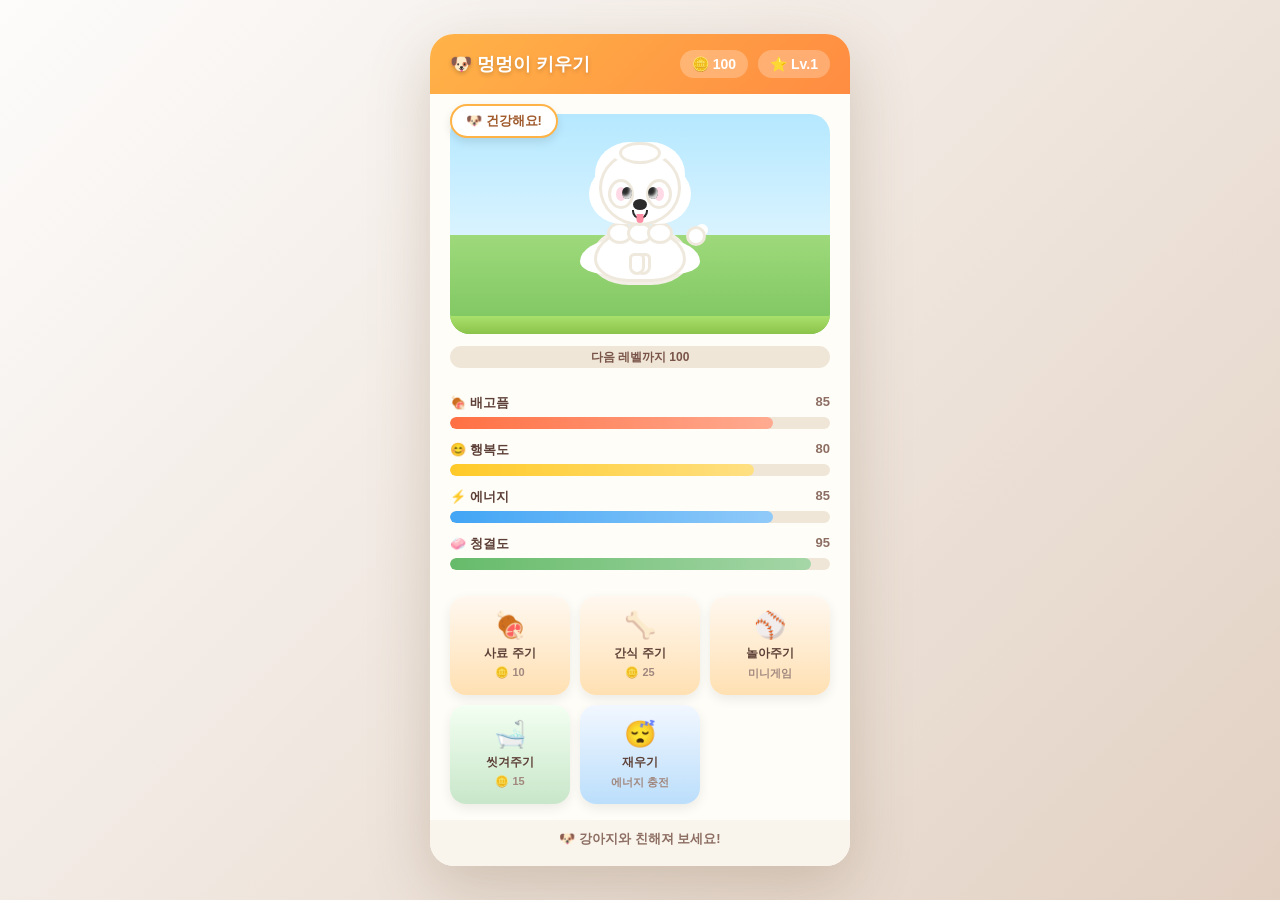
<file: index.html>
<!DOCTYPE html>
<html lang="ko">
<head>
  <meta charset="UTF-8">
  <meta name="viewport" content="width=device-width, initial-scale=1.0">
  <title>🐶 멍멍이 키우기</title>
  <link rel="stylesheet" href="style.css">
</head>
<body>
  <div class="game-container">

    <!-- 상단바 -->
    <header class="top-bar">
      <div class="logo">🐶 멍멍이 키우기</div>
      <div class="hud">
        <div class="hud-item" id="coin-display">🪙 100</div>
        <div class="hud-item" id="level-display">⭐ Lv.1</div>
      </div>
    </header>

    <!-- 강아지 표시 영역 -->
    <section class="dog-area">
      <div class="status-bubble" id="status-bubble">🐶</div>
      <div class="dog-stage">
        <div class="dog" id="dog">
          <div class="zzz" id="zzz">💤</div>
          <div class="bichon">
            <!-- 꼬리 -->
            <div class="tail"></div>
            <!-- 몸통 -->
            <div class="body">
              <span class="fluff f1"></span>
              <span class="fluff f2"></span>
              <span class="fluff f3"></span>
              <div class="legs">
                <div class="leg lf"></div>
                <div class="leg rf"></div>
              </div>
            </div>
            <!-- 머리 -->
            <div class="head">
              <div class="hair"></div>
              <div class="ear left"></div>
              <div class="ear right"></div>
              <div class="face">
                <div class="eye left"></div>
                <div class="eye right"></div>
                <div class="nose"></div>
                <div class="mouth"></div>
                <div class="tongue"></div>
              </div>
            </div>
            <!-- 목걸이 -->
            <div class="collar" id="collar"></div>
          </div>
        </div>
        <div class="thought" id="thought"></div>
        <div class="ground"></div>
        <div class="ball" id="ball"></div>
      </div>
      <div class="xp-bar-container">
        <div class="xp-bar" id="xp-bar"></div>
        <span class="xp-text" id="xp-text">다음 레벨까지 0</span>
      </div>
    </section>

    <!-- 스탯 패널 -->
    <section class="stats-panel">
      <div class="stat">
        <div class="stat-head">
          <span>🍖 배고픔</span>
          <span class="stat-val" id="hunger-val">100</span>
        </div>
        <div class="bar"><div class="bar-fill hunger" id="hunger-bar"></div></div>
      </div>
      <div class="stat">
        <div class="stat-head">
          <span>😊 행복도</span>
          <span class="stat-val" id="happiness-val">100</span>
        </div>
        <div class="bar"><div class="bar-fill happiness" id="happiness-bar"></div></div>
      </div>
      <div class="stat">
        <div class="stat-head">
          <span>⚡ 에너지</span>
          <span class="stat-val" id="energy-val">100</span>
        </div>
        <div class="bar"><div class="bar-fill energy" id="energy-bar"></div></div>
      </div>
      <div class="stat">
        <div class="stat-head">
          <span>🧼 청결도</span>
          <span class="stat-val" id="cleanliness-val">100</span>
        </div>
        <div class="bar"><div class="bar-fill cleanliness" id="cleanliness-bar"></div></div>
      </div>
    </section>

    <!-- 행동 버튼 -->
    <section class="actions">
      <button class="action-btn" id="btn-feed">
        <span class="btn-icon">🍖</span>
        <span class="btn-label">사료 주기</span>
        <span class="btn-cost">🪙 10</span>
      </button>
      <button class="action-btn" id="btn-treat">
        <span class="btn-icon">🦴</span>
        <span class="btn-label">간식 주기</span>
        <span class="btn-cost">🪙 25</span>
      </button>
      <button class="action-btn" id="btn-play">
        <span class="btn-icon">⚾</span>
        <span class="btn-label">놀아주기</span>
        <span class="btn-cost">미니게임</span>
      </button>
      <button class="action-btn" id="btn-bathe">
        <span class="btn-icon">🛁</span>
        <span class="btn-label">씻겨주기</span>
        <span class="btn-cost">🪙 15</span>
      </button>
      <button class="action-btn" id="btn-sleep">
        <span class="btn-icon">😴</span>
        <span class="btn-label">재우기</span>
        <span class="btn-cost">에너지 충전</span>
      </button>
    </section>

    <footer class="footer">
      <span id="message">🐶 강아지와 친해져 보세요!</span>
    </footer>
  </div>

  <!-- 미니게임 모달 -->
  <div class="modal-overlay" id="game-overlay">
    <div class="modal">
      <h2>⚾ 공 던지기!</h2>
      <p>나타나는 공을 최대한 많이 눌러주세요!</p>
      <div class="game-area" id="game-area">
        <div class="target" id="target"></div>
      </div>
      <div class="game-info">
        <span>⏱️ <span id="timer">15</span>초</span>
        <span>🎯 <span id="score">0</span>개</span>
      </div>
      <button class="action-btn start-btn" id="start-game">게임 시작!</button>
    </div>
  </div>

  <script src="script.js"></script>
</body>
</html>
</file>
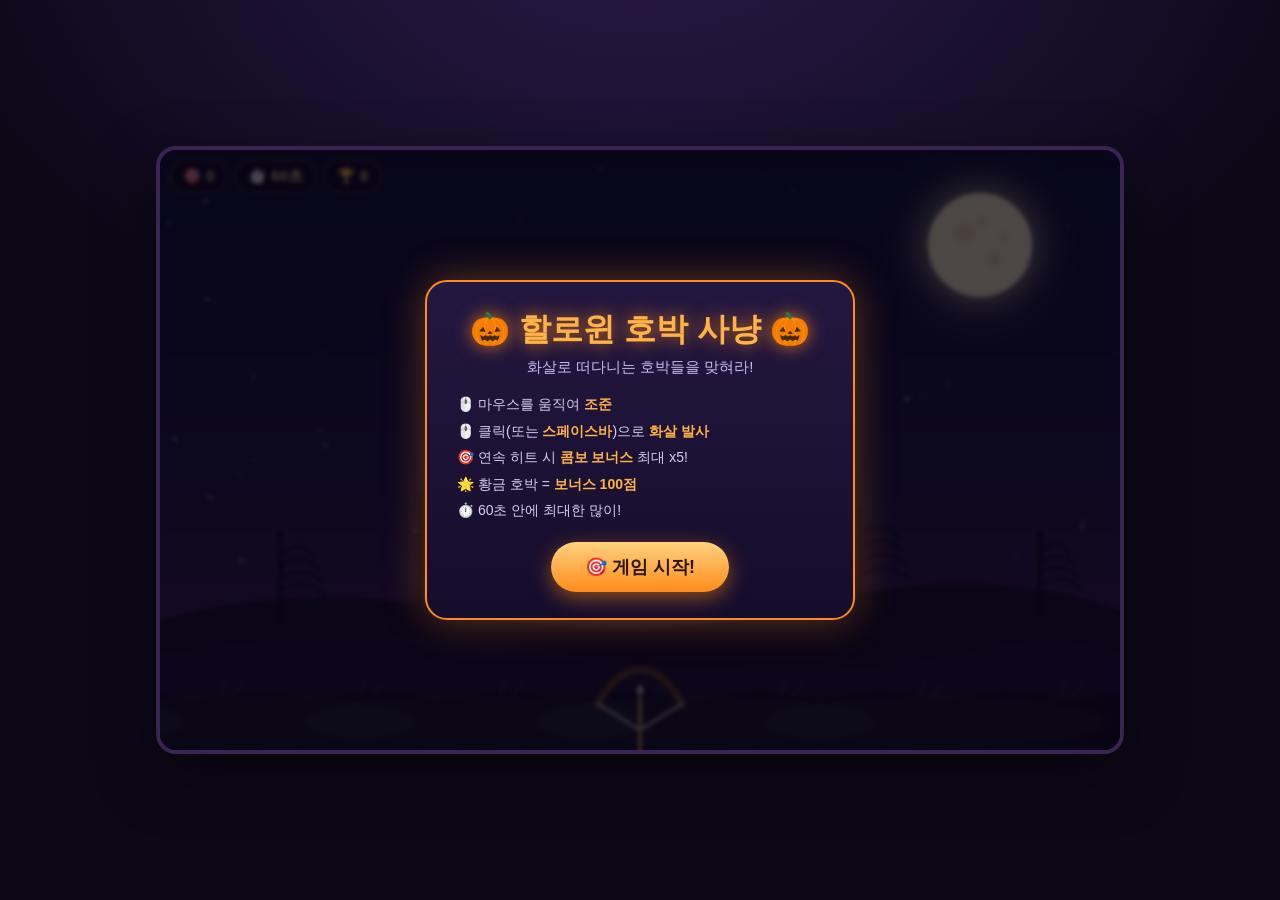
<file: halloween/index.html>
<!DOCTYPE html>
<html lang="ko">
<head>
  <meta charset="UTF-8">
  <meta name="viewport" content="width=device-width, initial-scale=1.0">
  <title>🎃 할로윈 호박 사냥</title>
  <link rel="stylesheet" href="style.css">
</head>
<body>
  <div class="wrap">
    <canvas id="game" width="960" height="600"></canvas>

    <!-- HUD -->
    <div class="hud">
      <div class="hud-item"><span class="hud-icon">🎯</span><span id="hud-score">0</span></div>
      <div class="hud-item combo hidden" id="hud-combo">🔥 x1</div>
      <div class="hud-item"><span class="hud-icon">⏱️</span><span id="hud-time">60</span>초</div>
      <div class="hud-item"><span class="hud-icon">🏆</span><span id="hud-best">0</span></div>
    </div>

    <!-- 시작 화면 -->
    <div class="overlay" id="start-screen">
      <div class="panel">
        <h1 class="title">🎃 할로윈 호박 사냥 🎃</h1>
        <p class="subtitle">화살로 떠다니는 호박들을 맞혀라!</p>
        <ul class="howto">
          <li>🖱️ 마우스를 움직여 <b>조준</b></li>
          <li>🖱️ 클릭(또는 <b>스페이스바</b>)으로 <b>화살 발사</b></li>
          <li>🎯 연속 히트 시 <b>콤보 보너스</b> 최대 x5!</li>
          <li>🌟 황금 호박 = <b>보너스 100점</b></li>
          <li>⏱️ 60초 안에 최대한 많이!</li>
        </ul>
        <button class="btn" id="btn-start">🎯 게임 시작!</button>
      </div>
    </div>

    <!-- 종료 화면 -->
    <div class="overlay hidden" id="end-screen">
      <div class="panel">
        <h2 class="title small">🏁 게임 끝!</h2>
        <div class="result">
          <div class="score-big">🎯 <span id="final-score">0</span></div>
          <div class="best-line">최고 점수: <span id="final-best">0</span></div>
          <div class="grade" id="final-grade">🦇 ...</div>
        </div>
        <button class="btn" id="btn-restart">🔄 다시 하기</button>
      </div>
    </div>
  </div>

  <script src="game.js"></script>
</body>
</html>
</file>
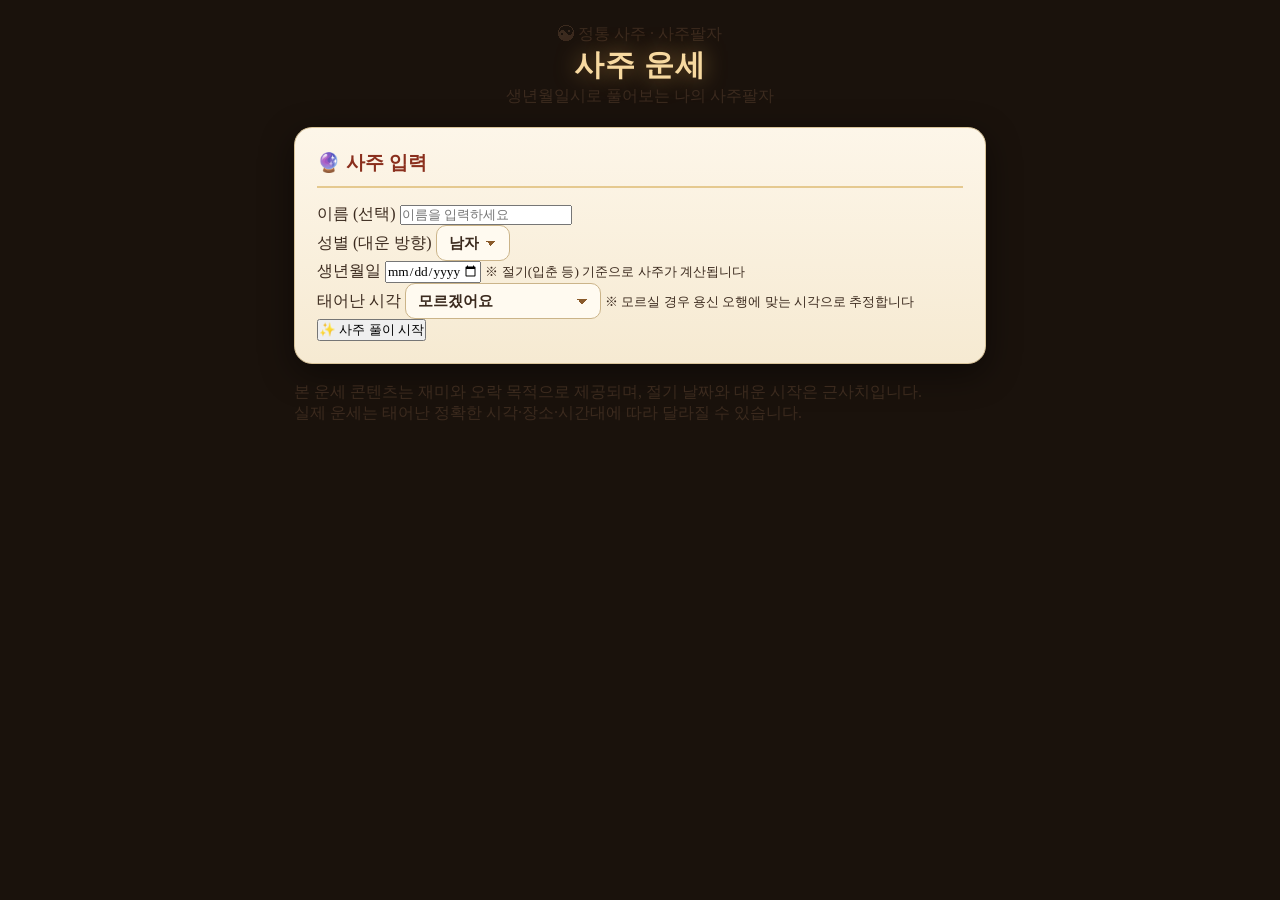
<file: 사주/index.html>
<!DOCTYPE html>
<html lang="ko">
<head>
  <meta charset="UTF-8">
  <meta name="viewport" content="width=device-width, initial-scale=1.0">
  <title>사주 운세 - 정통 사주팔자 풀이</title>
  <link rel="preconnect" href="https://fonts.googleapis.com">
  <link rel="preconnect" href="https://fonts.gstatic.com" crossorigin>
  <link href="https://fonts.googleapis.com/css2?family=Do+Hyeon&family=Noto+Serif+KR:wght@400;600;700;900&display=swap" rel="stylesheet">
  <link rel="stylesheet" href="style.css">
</head>
<body>
  <div class="container">

    <!-- 헤더 -->
    <header class="header">
      <div class="header-badge">☯ 정통 사주 · 사주팔자</div>
      <h1>사주 운세</h1>
      <p>생년월일시로 풀어보는 나의 사주팔자</p>
    </header>

    <!-- 입력 폼 -->
    <section class="card form-card" id="form-card">
      <h2 class="card-title">🔮 사주 입력</h2>
      <div class="form-grid">
        <div class="field">
          <label for="name">이름 (선택)</label>
          <input type="text" id="name" placeholder="이름을 입력하세요" maxlength="12">
        </div>
        <div class="field">
          <label for="gender">성별 (대운 방향)</label>
          <select id="gender">
            <option value="male">남자</option>
            <option value="female">여자</option>
          </select>
        </div>
        <div class="field full">
          <label for="birthdate">생년월일</label>
          <input type="date" id="birthdate" min="1930-01-01" max="2026-12-31">
          <small class="hint">※ 절기(입춘 등) 기준으로 사주가 계산됩니다</small>
        </div>
        <div class="field full">
          <label for="birthhour">태어난 시각</label>
          <select id="birthhour">
            <option value="unknown">모르겠어요</option>
            <option value="0">자시 (23:00 ~ 01:00) 🐭</option>
            <option value="1">축시 (01:00 ~ 03:00) 🐮</option>
            <option value="2">인시 (03:00 ~ 05:00) 🐯</option>
            <option value="3">묘시 (05:00 ~ 07:00) 🐰</option>
            <option value="4">진시 (07:00 ~ 09:00) 🐲</option>
            <option value="5">사시 (09:00 ~ 11:00) 🐍</option>
            <option value="6">오시 (11:00 ~ 13:00) 🐴</option>
            <option value="7">미시 (13:00 ~ 15:00) 🐑</option>
            <option value="8">신시 (15:00 ~ 17:00) 🐵</option>
            <option value="9">유시 (17:00 ~ 19:00) 🐔</option>
            <option value="10">술시 (19:00 ~ 21:00) 🐶</option>
            <option value="11">해시 (21:00 ~ 23:00) 🐷</option>
          </select>
          <small class="hint">※ 모르실 경우 용신 오행에 맞는 시각으로 추정합니다</small>
        </div>
      </div>
      <button class="btn-primary" id="btn-submit">✨ 사주 풀이 시작</button>
    </section>

    <!-- 로딩 -->
    <div class="loading" id="loading" hidden>
      <div class="spin">☯</div>
      <p>사주팔자를 계산하고 있습니다...</p>
    </div>

    <!-- 결과 -->
    <section class="result" id="result" hidden>

      <!-- 사주팔자 -->
      <div class="card">
        <h2 class="card-title">📜 사주팔자</h2>
        <div class="pillars" id="pillars"></div>
        <div class="chips" id="chips"></div>
      </div>

      <!-- 종합운세 -->
      <div class="card">
        <h2 class="card-title">✨ 종합운세</h2>
        <div id="summary"></div>
      </div>

      <!-- 오행 분석 -->
      <div class="card">
        <h2 class="card-title">🌿 오행 분석</h2>
        <div id="elements"></div>
      </div>

      <!-- 상세 운세 -->
      <div class="card">
        <h2 class="card-title">🍀 상세 운세</h2>
        <div class="fortune-tabs" id="fortune-tabs"></div>
        <div class="fortune-body" id="fortune-body"></div>
      </div>

      <!-- 연간/오늘 운세 -->
      <div class="dual">
        <div class="card">
          <h2 class="card-title">🐎 2026년 운세</h2>
          <div id="year-fortune"></div>
        </div>
        <div class="card">
          <h2 class="card-title">📅 오늘의 운세</h2>
          <div id="today-fortune"></div>
        </div>
      </div>

      <!-- 대운 -->
      <div class="card">
        <h2 class="card-title">⏳ 대운 · 세운 (10년 주기)</h2>
        <div class="table-wrap">
          <table class="luck-table" id="luck-table"></table>
        </div>
      </div>

    </section>

    <footer class="footer">
      <p>본 운세 콘텐츠는 재미와 오락 목적으로 제공되며, 절기 날짜와 대운 시작은 근사치입니다.<br>
      실제 운세는 태어난 정확한 시각·장소·시간대에 따라 달라질 수 있습니다.</p>
    </footer>
  </div>

  <script src="script.js"></script>
</body>
</html>
</file>
<file: style.css>
/* ===== 기본 설정 ===== */
* {
  margin: 0;
  padding: 0;
  box-sizing: border-box;
  font-family: 'Segoe UI', 'Malgun Gothic', sans-serif;
  -webkit-tap-highlight-color: transparent;
}

body {
  min-height: 100vh;
  display: flex;
  justify-content: center;
  align-items: center;
  background: linear-gradient(135deg, #fdfcfb 0%, #e2d1c3 100%);
  padding: 20px;
}

.game-container {
  width: 100%;
  max-width: 420px;
  background: #fffdf8;
  border-radius: 24px;
  box-shadow: 0 20px 60px rgba(120, 90, 60, 0.25);
  overflow: hidden;
  animation: fadeIn 0.6s ease;
}

@keyframes fadeIn {
  from { opacity: 0; transform: translateY(20px); }
  to   { opacity: 1; transform: translateY(0); }
}

/* ===== 상단바 ===== */
.top-bar {
  display: flex;
  justify-content: space-between;
  align-items: center;
  padding: 16px 20px;
  background: linear-gradient(135deg, #ffb347, #ff8c42);
  color: #fff;
}

.logo {
  font-size: 18px;
  font-weight: 800;
  text-shadow: 0 2px 4px rgba(0,0,0,0.2);
}

.hud {
  display: flex;
  gap: 10px;
}

.hud-item {
  background: rgba(255,255,255,0.25);
  padding: 6px 12px;
  border-radius: 20px;
  font-weight: 700;
  font-size: 14px;
  backdrop-filter: blur(4px);
}

/* ===== 강아지 영역 ===== */
.dog-area {
  position: relative;
  padding: 20px 20px 10px;
}

.status-bubble {
  position: absolute;
  top: 10px;
  left: 20px;
  font-size: 13px;
  font-weight: 700;
  background: #fff;
  border: 2px solid #ffb347;
  color: #a05a2c;
  padding: 6px 14px;
  border-radius: 20px;
  z-index: 10;
  box-shadow: 0 4px 10px rgba(0,0,0,0.1);
  animation: float 2s ease-in-out infinite;
}

@keyframes float {
  0%, 100% { transform: translateY(0); }
  50%      { transform: translateY(-5px); }
}

.dog-stage {
  position: relative;
  height: 220px;
  background: linear-gradient(180deg, #b5e8ff 0%, #d9f3ff 55%, #9ed97b 55%, #7cc55f 100%);
  border-radius: 20px;
  overflow: hidden;
  display: flex;
  justify-content: center;
  align-items: center;
}

.dog {
  position: relative;
  width: 160px;
  height: 160px;
  transition: transform 0.2s;
  user-select: none;
  animation: idle 2.5s ease-in-out infinite;
}

/* ===== 비숑 프리제 CSS 일러스트 ===== */
.bichon { position: absolute; inset: 0; }

/* 몸통 */
.body {
  position: absolute;
  bottom: 22px;
  left: 50%;
  transform: translateX(-50%);
  width: 92px;
  height: 54px;
  background: #ffffff;
  border: 3px solid #efe9dd;
  border-radius: 50% 50% 38% 38% / 58% 58% 42% 42%;
  z-index: 2;
  box-shadow:
    -24px 2px 0 -10px #ffffff,
    24px 2px 0 -10px #ffffff,
    0 0 0 3px #f4efe6;
}

/* 몸통 위 털뭉치 */
.fluff {
  position: absolute;
  top: -9px;
  width: 26px;
  height: 22px;
  background: #ffffff;
  border: 3px solid #efe9dd;
  border-radius: 50%;
}
.fluff.f1 { left: 10px; }
.fluff.f2 { left: 50%; transform: translateX(-50%); }
.fluff.f3 { right: 10px; }

/* 다리 */
.legs { position: absolute; inset: 0; }
.leg {
  position: absolute;
  bottom: 4px;
  width: 16px;
  height: 22px;
  background: #ffffff;
  border: 3px solid #efe9dd;
  border-radius: 8px 8px 12px 12px;
}
.leg.lf { left: 38px; }
.leg.rf { right: 38px; }

/* 꼬리 */
.tail {
  position: absolute;
  right: 14px;
  bottom: 58px;
  width: 20px;
  height: 20px;
  background: #ffffff;
  border: 3px solid #efe9dd;
  border-radius: 50%;
  z-index: 1;
  box-shadow: 6px -6px 0 -4px #ffffff;
}

/* 머리 */
.head {
  position: absolute;
  top: 6px;
  left: 50%;
  transform: translateX(-50%);
  width: 82px;
  height: 76px;
  background: #ffffff;
  border: 3px solid #efe9dd;
  border-radius: 50%;
  z-index: 3;
  box-shadow:
    -18px 6px 0 -8px #ffffff,
    18px 6px 0 -8px #ffffff,
    10px -14px 0 -6px #ffffff,
    -10px -14px 0 -6px #ffffff;
}

/* 머리 위 털 */
.hair {
  position: absolute;
  top: -11px;
  left: 50%;
  transform: translateX(-50%);
  width: 42px;
  height: 22px;
  background: #ffffff;
  border: 3px solid #efe9dd;
  border-radius: 50%;
  box-shadow: -10px 2px 0 -4px #ffffff, 10px 2px 0 -4px #ffffff;
}

/* 귀 */
.ear {
  position: absolute;
  top: 26px;
  width: 26px;
  height: 30px;
  background: #ffffff;
  border: 3px solid #efe9dd;
  border-radius: 50%;
  z-index: 2;
}
.ear.left { left: 6px; }
.ear.right { right: 6px; }
.ear::after {
  content: '';
  position: absolute;
  inset: 5px;
  background: #ffd9e6;
  border-radius: 50%;
}

/* 얼굴 */
.face { position: absolute; inset: 0; z-index: 4; }
.eye {
  position: absolute;
  top: 34px;
  width: 10px;
  height: 12px;
  background: #2b2b2b;
  border-radius: 50%;
  box-shadow: inset -2px -3px 3px rgba(255,255,255,0.85);
}
.eye.left { left: 20px; }
.eye.right { right: 20px; }

.nose {
  position: absolute;
  top: 46px;
  left: 50%;
  transform: translateX(-50%);
  width: 14px;
  height: 11px;
  background: #2b2b2b;
  border-radius: 50%;
}

.mouth {
  position: absolute;
  top: 57px;
  left: 50%;
  transform: translateX(-50%);
  width: 16px;
  height: 9px;
  border: 2px solid #2b2b2b;
  border-top: none;
  border-radius: 0 0 12px 12px;
}

.tongue {
  position: absolute;
  top: 61px;
  left: 50%;
  transform: translateX(-50%);
  width: 7px;
  height: 9px;
  background: #ff8fa3;
  border-radius: 0 0 7px 7px;
}

/* 목걸이 (레벨별 색상 변화) */
.collar {
  position: absolute;
  top: 76px;
  left: 50%;
  transform: translateX(-50%);
  width: 48px;
  height: 10px;
  border-radius: 6px;
  z-index: 3;
}
.collar.lv1 { background: transparent; }
.collar.lv2 { background: #64b5f6; }
.collar.lv3 { background: #e57373; }
.collar.lv4 {
  background: #ffd54f;
  box-shadow: 0 0 10px rgba(255, 213, 79, 0.95);
}
.collar::after {
  content: '🔔';
  position: absolute;
  top: 6px;
  left: 50%;
  transform: translateX(-50%);
  font-size: 11px;
  line-height: 1;
}
.collar.lv1::after { content: none; }

/* 자는 동안 Zzz */
.zzz {
  position: absolute;
  top: 6px;
  right: 14px;
  font-size: 24px;
  opacity: 0;
  pointer-events: none;
  animation: zzz 1.6s ease-in-out infinite;
}
.dog.sleeping .zzz { opacity: 1; }
@keyframes zzz {
  0%   { transform: translateY(0) scale(0.8); opacity: 0; }
  30%  { opacity: 1; }
  100% { transform: translateY(-22px) scale(1.3); opacity: 0; }
}

@keyframes idle {
  0%, 100% { transform: translateY(0) rotate(-2deg); }
  50%      { transform: translateY(-8px) rotate(2deg); }
}

.dog.jumping { animation: jump 0.8s ease; }
@keyframes jump {
  0%, 100% { transform: translateY(0); }
  50%      { transform: translateY(-45px) scale(1.1); }
}

.dog.eating { animation: eat 0.5s ease infinite; }
@keyframes eat {
  0%, 100% { transform: translateY(0) rotate(0); }
  50%      { transform: translateY(6px) rotate(-10deg); }
}

.dog.sleeping { animation: none; transform: scale(1, 0.85); }
.dog.clean {
  animation: clean 0.6s ease;
  filter: none;
}
@keyframes clean {
  0% { transform: scale(1,1) rotate(0); }
  30% { transform: scale(0.9, 1.2); }
  60% { transform: scale(1.1, 0.9); }
  100% { transform: scale(1,1); }
}

/* 상태별 표정 (filter로 흐리게) */
.dog.sad { filter: grayscale(0.5) brightness(0.85); }
.dog.dirty { filter: sepia(0.4) brightness(0.8); }

.thought {
  position: absolute;
  top: 40px;
  font-size: 30px;
  opacity: 0;
  transition: opacity 0.3s;
  pointer-events: none;
}

.thought.show { opacity: 1; animation: popThought 1.5s ease; }
@keyframes popThought {
  0% { opacity: 0; transform: scale(0.5); }
  20% { opacity: 1; transform: scale(1.2); }
  100% { opacity: 0; transform: scale(1) translateY(-20px); }
}

.ball {
  position: absolute;
  bottom: 30px;
  font-size: 35px;
  opacity: 0;
  transition: all 0.2s;
  pointer-events: none;
}

.ball.flying {
  opacity: 1;
  animation: ballFlight 1s ease forwards;
}
@keyframes ballFlight {
  0%   { left: 15%; bottom: 20px; transform: rotate(0); }
  50%  { left: 70%; bottom: 120px; transform: rotate(360deg); }
  100% { left: 85%; bottom: 30px; transform: rotate(720deg); opacity: 0; }
}

.ground {
  position: absolute;
  bottom: 0;
  left: 0;
  right: 0;
  height: 18px;
  background: linear-gradient(180deg, #a8e06c, #8bc34a);
}

/* 경험치 바 */
.xp-bar-container {
  margin: 12px 0 0;
  position: relative;
  height: 22px;
  background: #f0e6d8;
  border-radius: 12px;
  overflow: hidden;
}

.xp-bar {
  height: 100%;
  width: 0%;
  background: linear-gradient(90deg, #ffd54f, #ff9800);
  border-radius: 12px;
  transition: width 0.4s ease;
}

.xp-text {
  position: absolute;
  inset: 0;
  display: flex;
  align-items: center;
  justify-content: center;
  font-size: 12px;
  font-weight: 700;
  color: #795548;
}

/* ===== 스탯 패널 ===== */
.stats-panel {
  padding: 16px 20px;
  display: flex;
  flex-direction: column;
  gap: 12px;
}

.stat-head {
  display: flex;
  justify-content: space-between;
  font-size: 13px;
  font-weight: 700;
  color: #5d4037;
  margin-bottom: 5px;
}

.stat-val {
  color: #8d6e63;
}

.bar {
  height: 12px;
  background: #f0e6d8;
  border-radius: 8px;
  overflow: hidden;
}

.bar-fill {
  height: 100%;
  width: 100%;
  border-radius: 8px;
  transition: width 0.5s ease;
}

.hunger     { background: linear-gradient(90deg, #ff7043, #ffab91); }
.happiness  { background: linear-gradient(90deg, #ffca28, #ffe082); }
.energy     { background: linear-gradient(90deg, #42a5f5, #90caf9); }
.cleanliness{ background: linear-gradient(90deg, #66bb6a, #a5d6a7); }

.bar-fill.low { animation: blink 1s ease infinite; }
@keyframes blink {
  0%, 100% { opacity: 1; }
  50%      { opacity: 0.5; }
}

/* ===== 행동 버튼 ===== */
.actions {
  display: grid;
  grid-template-columns: repeat(3, 1fr);
  gap: 10px;
  padding: 10px 20px 16px;
}

.action-btn {
  display: flex;
  flex-direction: column;
  align-items: center;
  gap: 4px;
  padding: 14px 6px;
  border: none;
  border-radius: 16px;
  background: #fff;
  box-shadow: 0 4px 12px rgba(0,0,0,0.08);
  cursor: pointer;
  transition: transform 0.15s, box-shadow 0.15s;
  color: #5d4037;
}

.action-btn:nth-child(1) { background: linear-gradient(180deg, #fff8f0, #ffe0b2); }
.action-btn:nth-child(2) { background: linear-gradient(180deg, #fff8f0, #ffe0b2); }
.action-btn:nth-child(3) { background: linear-gradient(180deg, #fff8f0, #ffe0b2); }
.action-btn:nth-child(4) { background: linear-gradient(180deg, #f3fff2, #c8e6c9); }
.action-btn:nth-child(5) { background: linear-gradient(180deg, #f2f7ff, #bbdefb); }

.action-btn:hover {
  transform: translateY(-3px) scale(1.03);
  box-shadow: 0 8px 20px rgba(0,0,0,0.15);
}

.action-btn:active { transform: scale(0.95); }
.action-btn:disabled {
  opacity: 0.5;
  cursor: not-allowed;
  transform: none;
}

.btn-icon { font-size: 26px; }
.btn-label { font-size: 12px; font-weight: 700; }
.btn-cost { font-size: 11px; font-weight: 600; color: #a1887f; }

/* ===== 하단 메시지 ===== */
.footer {
  padding: 10px 20px 18px;
  text-align: center;
  font-size: 13px;
  font-weight: 600;
  color: #8d6e63;
  background: #faf5ec;
}

/* ===== 미니게임 모달 ===== */
.modal-overlay {
  position: fixed;
  inset: 0;
  background: rgba(0,0,0,0.55);
  display: none;
  justify-content: center;
  align-items: center;
  z-index: 100;
  backdrop-filter: blur(3px);
}

.modal-overlay.show { display: flex; }

.modal {
  width: 90%;
  max-width: 380px;
  background: #fffdf8;
  border-radius: 24px;
  padding: 24px;
  text-align: center;
  box-shadow: 0 20px 60px rgba(0,0,0,0.3);
  animation: pop 0.3s ease;
}

@keyframes pop {
  from { transform: scale(0.8); opacity: 0; }
  to   { transform: scale(1); opacity: 1; }
}

.modal h2 { color: #5d4037; margin-bottom: 4px; }
.modal p { color: #8d6e63; font-size: 13px; margin-bottom: 14px; }

.game-area {
  position: relative;
  height: 260px;
  background: linear-gradient(180deg, #aee3ff, #dff5ff 60%, #a8e06c 60%, #8bc34a);
  border-radius: 16px;
  overflow: hidden;
  margin-bottom: 14px;
  cursor: pointer;
}

.target {
  position: absolute;
  font-size: 40px;
  display: none;
  cursor: pointer;
  user-select: none;
  animation: popIn 0.15s ease;
  transition: transform 0.1s;
}

.target.show { display: block; }
.target:active { transform: scale(0.8); }

@keyframes popIn {
  from { transform: scale(0.5); }
  to   { transform: scale(1); }
}

.game-info {
  display: flex;
  justify-content: space-around;
  font-weight: 700;
  font-size: 16px;
  color: #5d4037;
  margin-bottom: 14px;
}

.start-btn {
  width: 100%;
  padding: 14px;
  font-size: 16px;
  background: linear-gradient(90deg, #ffb347, #ff8c42);
  color: #fff;
  border: none;
  border-radius: 14px;
  font-weight: 800;
  cursor: pointer;
  transition: transform 0.15s;
}

.start-btn:hover { transform: scale(1.03); }
.start-btn:disabled { opacity: 0.5; cursor: not-allowed; }

/* 결과 표시 */
.result-msg {
  font-size: 15px;
  font-weight: 700;
  color: #ff8c42;
  margin-bottom: 10px;
  min-height: 22px;
}

@media (max-width: 400px) {
  .bichon { zoom: 0.8; }
  .btn-icon { font-size: 22px; }
}
</file>
<file: halloween/style.css>
/* ===== 기본 설정 ===== */
* {
  margin: 0;
  padding: 0;
  box-sizing: border-box;
  font-family: 'Segoe UI', 'Malgun Gothic', sans-serif;
  -webkit-tap-highlight-color: transparent;
}

body {
  min-height: 100vh;
  display: flex;
  justify-content: center;
  align-items: center;
  background: radial-gradient(1200px 800px at 50% -10%, #2a1a4a 0%, #0d0818 60%);
  padding: 10px;
  overflow: hidden;
}

.wrap {
  position: relative;
  max-width: 100%;
}

canvas {
  display: block;
  width: 960px;
  height: 600px;
  border-radius: 16px;
  background: #0b0e2a;
  box-shadow: 0 0 0 4px #3a2454, 0 20px 60px rgba(0, 0, 0, 0.6);
  cursor: crosshair;
  user-select: none;
  touch-action: none;
}

/* ===== HUD ===== */
.hud {
  position: absolute;
  top: 10px;
  left: 10px;
  right: 10px;
  display: flex;
  gap: 8px;
  flex-wrap: wrap;
  pointer-events: none;
  z-index: 5;
}

.hud-item {
  background: rgba(10, 6, 22, 0.65);
  border: 1px solid rgba(255, 180, 80, 0.35);
  color: #ffd27f;
  padding: 6px 12px;
  border-radius: 20px;
  font-weight: 800;
  font-size: 15px;
  backdrop-filter: blur(3px);
  text-shadow: 0 1px 2px #000;
}

.hud-item .hud-icon {
  margin-right: 4px;
}

.hud-item.combo {
  color: #ff9d3f;
  border-color: rgba(255, 120, 50, 0.6);
  animation: comboGlow 0.6s ease infinite alternate;
}

@keyframes comboGlow {
  from { box-shadow: 0 0 6px rgba(255, 120, 50, 0.4); }
  to   { box-shadow: 0 0 16px rgba(255, 120, 50, 0.9); }
}

.hud-item.pop {
  animation: pop 0.2s ease;
}

@keyframes pop {
  0%   { transform: scale(1); }
  40%  { transform: scale(1.25); }
  100% { transform: scale(1); }
}

.hidden { display: none !important; }

/* ===== 오버레이 ===== */
.overlay {
  position: absolute;
  inset: 0;
  display: flex;
  justify-content: center;
  align-items: center;
  background: rgba(8, 4, 18, 0.72);
  border-radius: 16px;
  z-index: 10;
  backdrop-filter: blur(2px);
}

.panel {
  text-align: center;
  padding: 26px 30px;
  border-radius: 22px;
  background: linear-gradient(180deg, #241740, #150d2b);
  border: 2px solid #ff8c1a;
  box-shadow: 0 0 40px rgba(255, 140, 26, 0.35);
  max-width: 430px;
  width: 88%;
}

.title {
  font-size: 32px;
  color: #ffb347;
  text-shadow: 0 0 18px rgba(255, 140, 26, 0.8);
  margin-bottom: 6px;
}

.title.small { font-size: 28px; }

.subtitle {
  color: #cbb8ee;
  margin-bottom: 14px;
  font-size: 15px;
}

.howto {
  list-style: none;
  text-align: left;
  color: #d9ccf2;
  font-size: 14px;
  line-height: 1.9;
  margin-bottom: 18px;
}

.howto b { color: #ffb347; }

.btn {
  border: none;
  cursor: pointer;
  padding: 13px 34px;
  border-radius: 30px;
  font-size: 18px;
  font-weight: 800;
  color: #2b1500;
  background: linear-gradient(180deg, #ffd27f, #ff8c1a);
  box-shadow: 0 6px 20px rgba(255, 140, 26, 0.5);
  transition: transform 0.15s, box-shadow 0.15s;
}

.btn:hover {
  transform: scale(1.05);
  box-shadow: 0 8px 26px rgba(255, 140, 26, 0.7);
}

.btn:active { transform: scale(0.95); }

/* ===== 결과 ===== */
.result {
  margin: 14px 0 20px;
}

.score-big {
  font-size: 42px;
  color: #ffd27f;
  text-shadow: 0 0 20px rgba(255, 180, 80, 0.8);
}

.best-line {
  color: #b9a7dd;
  margin-top: 6px;
  font-size: 15px;
}

.grade {
  margin-top: 10px;
  font-size: 18px;
  font-weight: 700;
  color: #ff9d3f;
}

/* ===== 반응형 ===== */
@media (max-width: 520px) {
  .title { font-size: 22px; }
  .panel { padding: 20px; }
  .howto { font-size: 13px; }
  .hud-item { font-size: 13px; padding: 5px 9px; }
}
</file>
<file: 사주/style.css>
/* =====================================================
   🧧 정통 사주 운세 - 스타일
   ===================================================== */
* {
  margin: 0;
  padding: 0;
  box-sizing: border-box;
  font-family: 'Segoe UI', 'Malgun Gothic', 'Batang', serif;
  -webkit-tap-highlight-color: transparent;
}

body {
  min-height: 100vh;
  color: #3b2a1e;
  background: #1a120c;
}

/* 배경 */
.bg {
  position: fixed;
  inset: 0;
  background:
    radial-gradient(900px 500px at 80% -10%, rgba(180, 90, 40, 0.25), transparent 60%),
    radial-gradient(700px 400px at 10% 110%, rgba(60, 90, 130, 0.2), transparent 60%),
    linear-gradient(160deg, #241a12, #17100b 55%, #120d0a);
  z-index: -1;
}
.bg::after {
  content: '福 壽 康 寧 四 柱 八 字 天 干 地 支';
  position: absolute;
  inset: 0;
  display: flex;
  flex-wrap: wrap;
  justify-content: space-around;
  align-content: space-around;
  color: rgba(255, 220, 160, 0.045);
  font-size: 30px;
  font-weight: 700;
  letter-spacing: 6px;
  pointer-events: none;
}

.container {
  max-width: 720px;
  margin: 0 auto;
  padding: 24px 14px 40px;
}

/* 헤더 */
.header {
  text-align: center;
  margin-bottom: 20px;
}
.header h1 {
  font-size: 30px;
  color: #f7d9a0;
  text-shadow: 0 0 22px rgba(255, 190, 90, 0.5);
  letter-spacing: 1px;
}
.header .hanja {
  color: #ffb35c;
  font-weight: 800;
}
.header .sub {
  margin-top: 6px;
  font-size: 13px;
  color: #a98d6d;
  letter-spacing: 1px;
}

/* 카드 */
.card {
  background: linear-gradient(180deg, #fdf6e9, #f6ead2);
  border: 1px solid #d9c49a;
  border-radius: 18px;
  padding: 22px;
  box-shadow: 0 10px 34px rgba(0, 0, 0, 0.45);
  margin-bottom: 18px;
}
.card h2 {
  font-size: 19px;
  color: #8a2f1d;
  border-bottom: 2px solid #e5c98f;
  padding-bottom: 10px;
  margin-bottom: 16px;
}

/* 입력 */
.form-row {
  display: flex;
  align-items: center;
  gap: 12px;
  margin-bottom: 14px;
  flex-wrap: wrap;
}
.form-row .lbl {
  flex: 0 0 84px;
  font-size: 14px;
  font-weight: 700;
  color: #7a4a2a;
}
.date-inputs {
  display: flex;
  align-items: center;
  gap: 6px;
  flex-wrap: wrap;
}
.date-inputs .unit {
  font-size: 13px;
  color: #7a5c3a;
  margin-right: 6px;
}
select {
  appearance: none;
  -webkit-appearance: none;
  background: #fffaf0;
  border: 1px solid #cbb489;
  border-radius: 10px;
  padding: 9px 30px 9px 12px;
  font-size: 15px;
  font-weight: 600;
  color: #3b2a1e;
  cursor: pointer;
  background-image: linear-gradient(45deg, transparent 50%, #8a5a2a 50%),
    linear-gradient(135deg, #8a5a2a 50%, transparent 50%);
  background-position: calc(100% - 18px) 50%, calc(100% - 13px) 50%;
  background-size: 5px 5px;
  background-repeat: no-repeat;
  outline: none;
}
select:focus {
  border-color: #d98a3d;
  box-shadow: 0 0 0 3px rgba(217, 138, 61, 0.25);
}

.btn-main {
  width: 100%;
  margin-top: 6px;
  border: none;
  border-radius: 14px;
  padding: 15px;
  font-size: 18px;
  font-weight: 800;
  color: #fff8e8;
  letter-spacing: 2px;
  cursor: pointer;
  background: linear-gradient(135deg, #c0392b, #8a2f1d);
  box-shadow: 0 8px 22px rgba(160, 55, 30, 0.45);
  transition: transform 0.15s, box-shadow 0.15s;
}
.btn-main:hover {
  transform: translateY(-2px);
  box-shadow: 0 12px 28px rgba(160, 55, 30, 0.6);
}
.btn-main:active { transform: scale(0.97); }

/* 결과 */
.result-card {
  animation: rise 0.5s ease both;
}
@keyframes rise {
  from { opacity: 0; transform: translateY(14px); }
  to   { opacity: 1; transform: translateY(0); }
}
.result-card h3 {
  font-size: 18px;
  color: #8a2f1d;
  border-bottom: 2px solid #e5c98f;
  padding-bottom: 8px;
  margin-bottom: 14px;
  display: flex;
  align-items: center;
  gap: 6px;
}

/* 사주 기둥 */
.ganzhi-line {
  text-align: center;
  font-size: 15px;
  font-weight: 700;
  color: #6a4a2a;
  margin: 12px 0 4px;
  letter-spacing: 1px;
}
.pillar-grid {
  display: grid;
  grid-template-columns: repeat(4, 1fr);
  gap: 10px;
  margin: 14px 0 4px;
}
.pillar {
  background: #fff;
  border: 1px solid #e0cba0;
  border-radius: 14px;
  overflow: hidden;
  text-align: center;
  box-shadow: 0 4px 12px rgba(120, 80, 40, 0.15);
}
.pillar .pillar-head {
  background: linear-gradient(180deg, #a43a24, #7e2a17);
  color: #ffe9c4;
  font-size: 12px;
  font-weight: 700;
  padding: 5px 0;
  letter-spacing: 1px;
}
.pillar.daily .pillar-head {
  background: linear-gradient(180deg, #b8863a, #8a6420);
}
.pillar .stem,
.pillar .branch {
  padding: 10px 0 4px;
  font-size: 30px;
  font-weight: 800;
  line-height: 1;
}
.pillar .branch { padding-bottom: 12px; }
.pillar .hanja2 { font-size: 15px; color: #9a7a52; padding-bottom: 8px; }
.pillar .ele-tag {
  display: inline-block;
  font-size: 11px;
  font-weight: 700;
  color: #fff;
  border-radius: 10px;
  padding: 2px 9px;
  margin-bottom: 10px;
}

/* 오행 분석 */
.five-row {
  display: flex;
  align-items: center;
  gap: 10px;
  margin-bottom: 10px;
}
.five-name {
  flex: 0 0 46px;
  font-weight: 800;
  font-size: 14px;
}
.five-bar-wrap {
  flex: 1;
  height: 18px;
  background: #e9ddc0;
  border-radius: 10px;
  overflow: hidden;
}
.five-bar {
  height: 100%;
  width: 0;
  border-radius: 10px;
  transition: width 0.8s ease;
}
.five-count {
  flex: 0 0 30px;
  text-align: right;
  font-weight: 800;
  color: #6a4a2a;
}
.chips {
  display: flex;
  flex-wrap: wrap;
  gap: 8px;
  margin-top: 6px;
}
.chip {
  background: #fff;
  border: 1px solid #d8c197;
  border-radius: 14px;
  padding: 6px 12px;
  font-size: 13px;
  font-weight: 700;
  color: #5a3c22;
}
.chip b { color: #a43a24; }

/* 합충 */
.relation-list {
  display: flex;
  flex-direction: column;
  gap: 8px;
}
.rel-item {
  background: #fff;
  border-left: 4px solid #c9a04a;
  border-radius: 10px;
  padding: 9px 14px;
  font-size: 14px;
  color: #4a3520;
  box-shadow: 0 2px 6px rgba(120, 80, 40, 0.08);
}

/* 십성 테이블 */
table.ten {
  width: 100%;
  border-collapse: collapse;
  font-size: 14px;
}
table.ten th {
  background: #8a2f1d;
  color: #ffe9c4;
  padding: 8px;
  font-size: 13px;
}
table.ten td {
  text-align: center;
  padding: 9px 6px;
  border-bottom: 1px solid #e8d9b8;
}
table.ten tr:nth-child(even) td { background: #fbf3df; }
table.ten .tg-name { font-weight: 800; color: #8a2f1d; }
table.ten .tg-mean { font-size: 12px; color: #8a6a48; }

/* 일주 해설 */
.personality {
  background: #fff;
  border-radius: 14px;
  padding: 16px;
  margin-bottom: 12px;
  box-shadow: 0 3px 10px rgba(120, 80, 40, 0.1);
}
.personality h4 {
  color: #a43a24;
  font-size: 17px;
  margin-bottom: 8px;
}
.personality p { font-size: 14px; line-height: 1.75; color: #4a3520; }
.personality .traits {
  display: flex;
  flex-wrap: wrap;
  gap: 8px;
  margin-top: 12px;
}
.trait { font-size: 13px; font-weight: 700; color: #7a4a2a; background: #f6ead2; border-radius: 12px; padding: 5px 12px; }

/* 운세 */
.fortune-box {
  background: #fff;
  border-radius: 14px;
  padding: 15px 16px;
  margin-bottom: 12px;
  border-left: 4px solid #d98a3d;
  box-shadow: 0 3px 10px rgba(120, 80, 40, 0.1);
}
.fortune-box .fb-head {
  display: flex;
  justify-content: space-between;
  align-items: center;
  margin-bottom: 6px;
  font-weight: 800;
  color: #7a4a2a;
}
.fortune-box .fb-luck {
  background: #8a2f1d;
  color: #ffe9c4;
  border-radius: 12px;
  padding: 3px 12px;
  font-size: 13px;
}
.fortune-box p { font-size: 14px; line-height: 1.8; color: #4a3520; }

/* 보완 요소 */
.help-grid {
  display: grid;
  grid-template-columns: repeat(auto-fit, minmax(150px, 1fr));
  gap: 10px;
}
.help-item {
  background: #fff;
  border: 1px solid #e0cba0;
  border-radius: 14px;
  padding: 13px;
  text-align: center;
}
.help-item .hi-label {
  font-size: 12px;
  font-weight: 700;
  color: #a98d6d;
  margin-bottom: 5px;
}
.help-item .hi-value {
  font-size: 16px;
  font-weight: 800;
  color: #8a2f1d;
}

/* 종합 */
.verdict {
  border: 2px solid #d98a3d;
  background: linear-gradient(180deg, #fff8ea, #f9ecd2);
}
.verdict p { font-size: 15px; line-height: 1.8; color: #4a3520; }
.stars { font-size: 22px; letter-spacing: 3px; margin: 8px 0; }

/* 푸터 */
.foot {
  text-align: center;
  font-size: 12px;
  color: #8a705a;
  line-height: 1.7;
  padding: 6px 0 10px;
}
.foot b { color: #a76a3a; }

.hidden { display: none; }

/* 반응형 */
@media (max-width: 560px) {
  .header h1 { font-size: 24px; }
  .pillar-grid { gap: 6px; }
  .pillar .stem, .pillar .branch { font-size: 24px; }
  .card { padding: 16px; }
}
</file>
